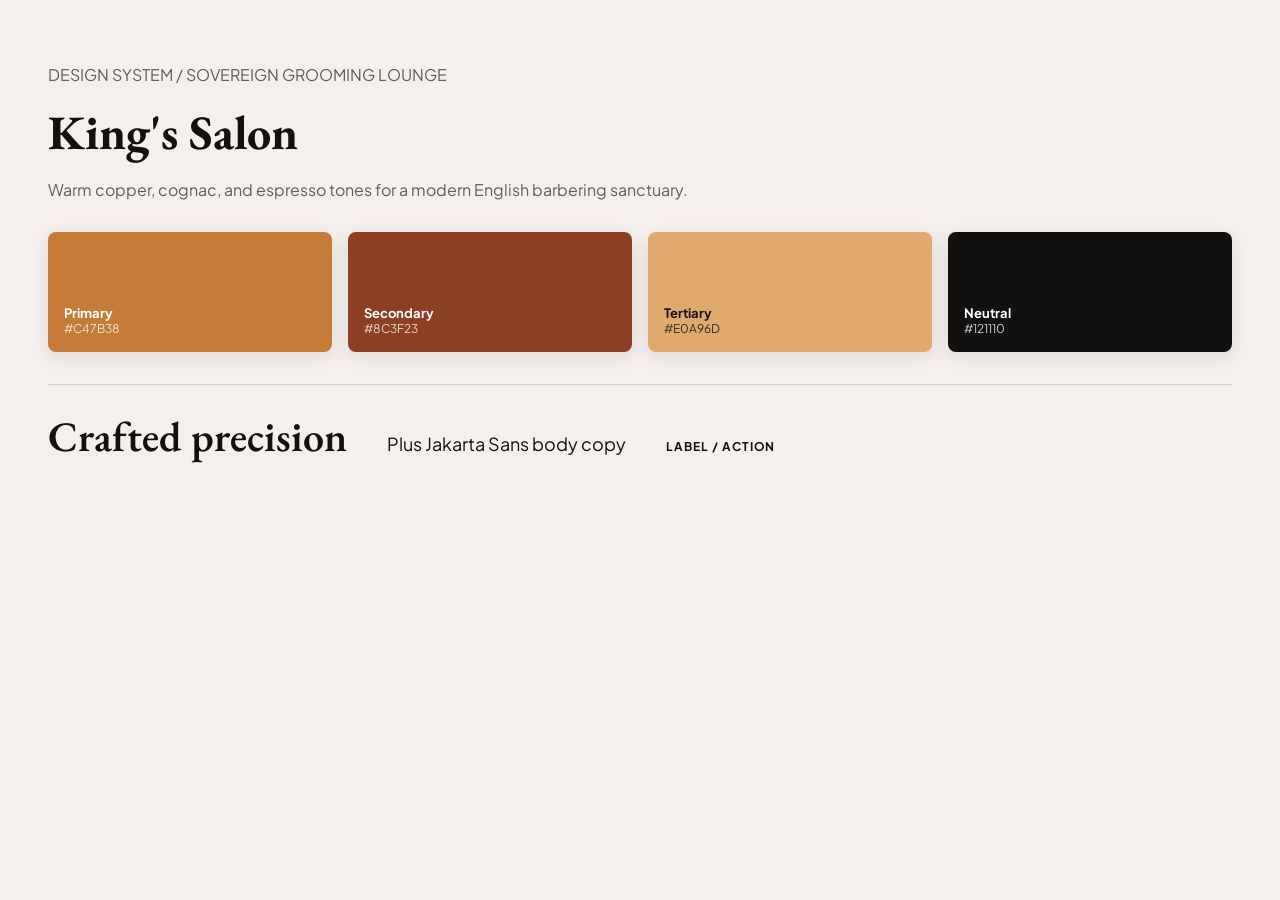
<file: design-system.html>
<!doctype html>
<html lang="en">
<head>
  <meta charset="utf-8">
  <meta name="viewport" content="width=device-width, initial-scale=1">
  <title>Sovereign Grooming Lounge Design System</title>
  <link rel="preconnect" href="https://fonts.googleapis.com">
  <link href="https://fonts.googleapis.com/css2?family=EB+Garamond:wght@500;600;700&family=Plus+Jakarta+Sans:wght@400;500;600;700&display=swap" rel="stylesheet">
  <style>
    :root { --primary:#C47B38; --secondary:#8C3F23; --tertiary:#E0A96D; --neutral:#121110; }
    * { box-sizing:border-box; }
    body { margin:0; padding:48px; color:var(--neutral); background:#f5f0ed; font-family:'Plus Jakarta Sans',sans-serif; }
    h1,h2 { font-family:'EB Garamond',serif; }
    h1 { margin:0 0 8px; font-size:48px; }
    p { color:#605e5c; }
    .swatches { display:grid; grid-template-columns:repeat(4,minmax(120px,1fr)); gap:16px; margin:32px 0; }
    .swatch { min-height:120px; padding:16px; display:flex; flex-direction:column; justify-content:end; border-radius:8px; box-shadow:0 5px 20px #12111018; }
    .swatch strong { font-size:13px; }
    .swatch span { font-size:12px; opacity:.8; }
    .primary { background:var(--primary); color:#fff; } .secondary { background:var(--secondary); color:#fff; }
    .tertiary { background:var(--tertiary); } .neutral { background:var(--neutral); color:#fff; }
    .type { display:flex; gap:40px; align-items:baseline; padding:24px 0; border-top:1px solid #d7d0cb; }
    .headline { font:600 42px 'EB Garamond',serif; } .body { font-size:18px; } .label { font-size:12px; font-weight:700; letter-spacing:.08em; text-transform:uppercase; }
  </style>
</head>
<body>
  <p>DESIGN SYSTEM / SOVEREIGN GROOMING LOUNGE</p>
  <h1>King's Salon</h1>
  <p>Warm copper, cognac, and espresso tones for a modern English barbering sanctuary.</p>
  <section class="swatches" aria-label="Color palette">
    <div class="swatch primary"><strong>Primary</strong><span>#C47B38</span></div>
    <div class="swatch secondary"><strong>Secondary</strong><span>#8C3F23</span></div>
    <div class="swatch tertiary"><strong>Tertiary</strong><span>#E0A96D</span></div>
    <div class="swatch neutral"><strong>Neutral</strong><span>#121110</span></div>
  </section>
  <section class="type">
    <div class="headline">Crafted precision</div>
    <div class="body">Plus Jakarta Sans body copy</div>
    <div class="label">Label / Action</div>
  </section>
</body>
</html>
</file>
